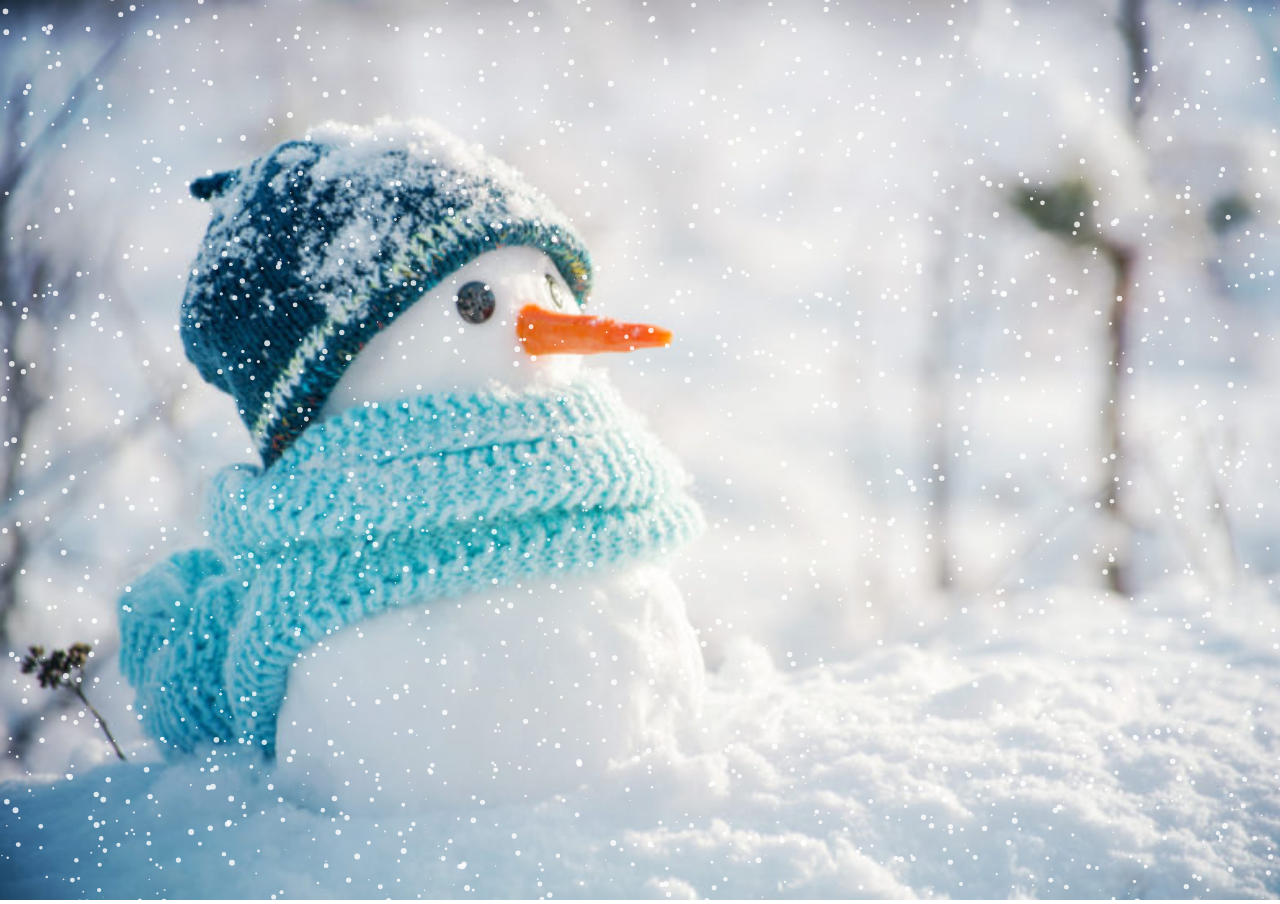
<file: snow/index.html>
<!DOCTYPE html>
<html>
<head>
	<title>Snow</title>
	<link rel="stylesheet" href="style.css">
</head>
<body>

	<div id="particles-js"></div>
	<script type="text/javascript" src="particles.js"></script>
	<script type="text/javascript" src="app.js"></script>

</body>
</html>
</file>
<file: snow/style.css>
*{
	height: 100vh;
	width: 100vw;
	padding: 0;
	margin: 0;
}

#particles-js{
	height: 100%;
	width: 100%;
	background: #262626 url(1.jpg);
	background-repeat: no-repeat;
	background-size: cover;
}
</file>
